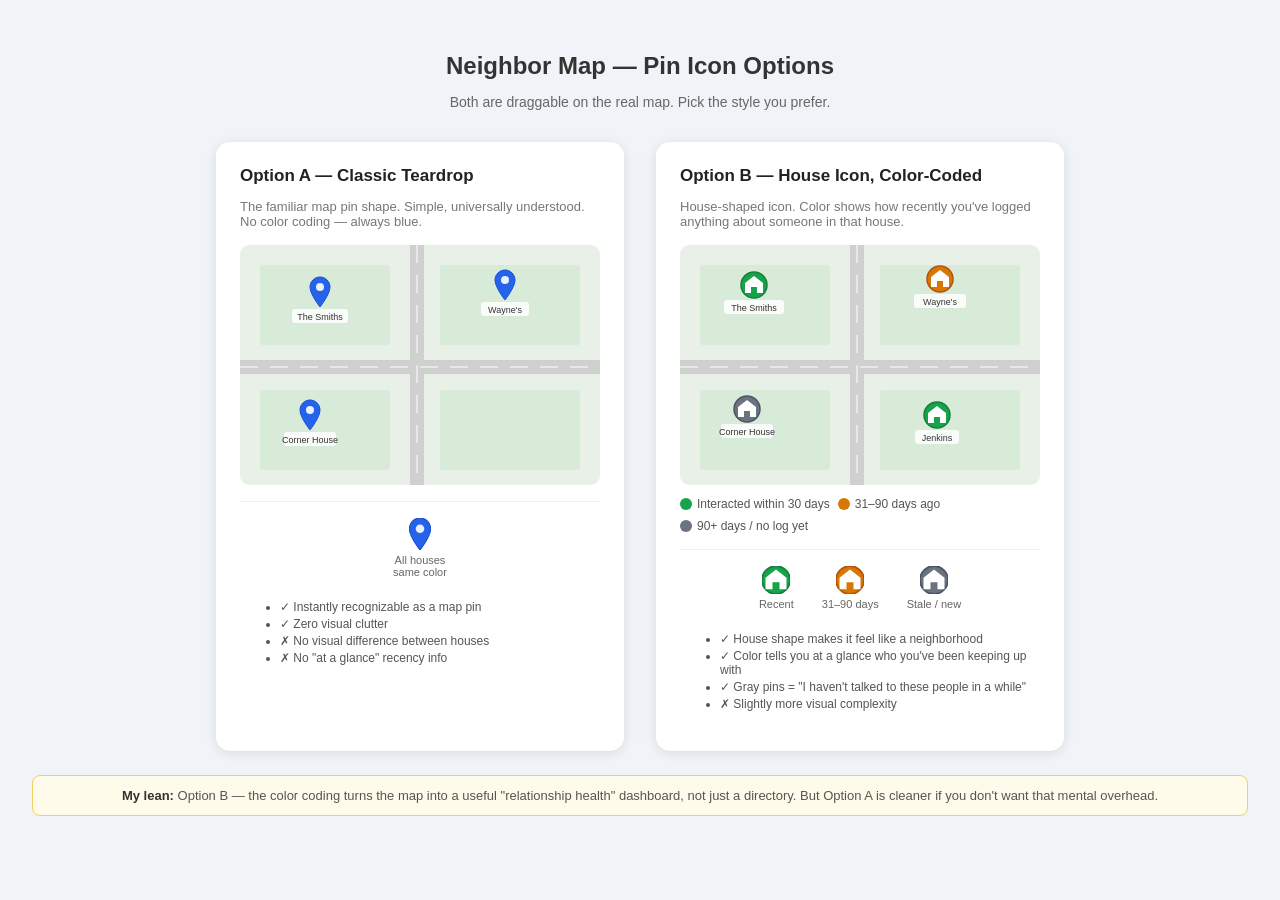
<file: neighbor-pin-preview.html>
<!DOCTYPE html>
<html lang="en">
<head>
<meta charset="UTF-8">
<title>Neighbor Pin Icon Options</title>
<style>
  body {
    font-family: -apple-system, BlinkMacSystemFont, 'Segoe UI', sans-serif;
    background: #f0f4f8;
    padding: 32px;
    margin: 0;
  }
  h2 { text-align: center; color: #333; margin-bottom: 8px; }
  .subtitle { text-align: center; color: #666; font-size: 14px; margin-bottom: 32px; }

  .comparison {
    display: flex;
    gap: 32px;
    justify-content: center;
    flex-wrap: wrap;
  }

  .option {
    background: white;
    border-radius: 14px;
    padding: 24px;
    width: 360px;
    box-shadow: 0 2px 12px rgba(0,0,0,0.1);
  }
  .option h3 { margin: 0 0 6px; color: #222; font-size: 17px; }
  .option .desc { font-size: 13px; color: #777; margin-bottom: 16px; }

  /* Fake map background */
  .map-mock {
    border-radius: 10px;
    overflow: hidden;
    position: relative;
    height: 240px;
    background-color: #e8f0e8;
  }
  .map-mock svg.map-layer {
    position: absolute;
    inset: 0;
    width: 100%;
    height: 100%;
  }

  /* Pin examples row */
  .pin-row {
    display: flex;
    gap: 28px;
    align-items: flex-end;
    justify-content: center;
    padding: 16px 0 8px;
    border-top: 1px solid #eee;
    margin-top: 16px;
  }
  .pin-item {
    display: flex;
    flex-direction: column;
    align-items: center;
    gap: 4px;
  }
  .pin-item span {
    font-size: 11px;
    color: #666;
    text-align: center;
    max-width: 70px;
  }

  /* Color key */
  .color-key {
    display: flex;
    flex-wrap: wrap;
    gap: 8px;
    margin-top: 12px;
  }
  .key-item {
    display: flex;
    align-items: center;
    gap: 5px;
    font-size: 12px;
    color: #555;
  }
  .key-dot {
    width: 12px;
    height: 12px;
    border-radius: 2px;
  }

  .pros { margin-top: 14px; }
  .pros li { font-size: 12px; color: #555; margin: 3px 0; }

  .verdict {
    margin-top: 24px;
    background: #fffbea;
    border: 1px solid #f0d060;
    border-radius: 8px;
    padding: 12px 16px;
    font-size: 13px;
    color: #555;
    text-align: center;
  }
  .verdict strong { color: #333; }
</style>
</head>
<body>

<h2>Neighbor Map — Pin Icon Options</h2>
<p class="subtitle">Both are draggable on the real map. Pick the style you prefer.</p>

<div class="comparison">

  <!-- OPTION A: Default Leaflet teardrop -->
  <div class="option">
    <h3>Option A — Classic Teardrop</h3>
    <p class="desc">The familiar map pin shape. Simple, universally understood. No color coding — always blue.</p>

    <div class="map-mock">
      <svg class="map-layer" viewBox="0 0 360 240" xmlns="http://www.w3.org/2000/svg">
        <!-- Ground -->
        <rect width="360" height="240" fill="#e8f0e8"/>
        <!-- Road horizontal -->
        <rect x="0" y="115" width="360" height="14" fill="#d0d0d0"/>
        <!-- Road vertical -->
        <rect x="170" y="0" width="14" height="240" fill="#d0d0d0"/>
        <!-- Road center lines -->
        <line x1="0" y1="122" x2="360" y2="122" stroke="white" stroke-width="1" stroke-dasharray="18,12"/>
        <line x1="177" y1="0" x2="177" y2="240" stroke="white" stroke-width="1" stroke-dasharray="18,12"/>
        <!-- Lots -->
        <rect x="20" y="20" width="130" height="80" fill="#d8ead8" rx="3"/>
        <rect x="200" y="20" width="140" height="80" fill="#d8ead8" rx="3"/>
        <rect x="20" y="145" width="130" height="80" fill="#d8ead8" rx="3"/>
        <rect x="200" y="145" width="140" height="80" fill="#d8ead8" rx="3"/>

        <!-- Pin 1 (blue, upper left) -->
        <g transform="translate(70, 32)">
          <path d="M10 0C4.5 0 0 4.5 0 10c0 7.5 10 20 10 20s10-12.5 10-20C20 4.5 15.5 0 10 0z" fill="#2563eb" stroke="#1d4ed8" stroke-width="1"/>
          <circle cx="10" cy="10" r="4" fill="white" opacity="0.9"/>
          <!-- Label -->
          <rect x="-18" y="32" width="56" height="14" rx="3" fill="white" opacity="0.85"/>
          <text x="10" y="43" text-anchor="middle" font-size="9" fill="#333" font-family="sans-serif">The Smiths</text>
        </g>

        <!-- Pin 2 (blue, upper right) -->
        <g transform="translate(255, 25)">
          <path d="M10 0C4.5 0 0 4.5 0 10c0 7.5 10 20 10 20s10-12.5 10-20C20 4.5 15.5 0 10 0z" fill="#2563eb" stroke="#1d4ed8" stroke-width="1"/>
          <circle cx="10" cy="10" r="4" fill="white" opacity="0.9"/>
          <rect x="-14" y="32" width="48" height="14" rx="3" fill="white" opacity="0.85"/>
          <text x="10" y="43" text-anchor="middle" font-size="9" fill="#333" font-family="sans-serif">Wayne's</text>
        </g>

        <!-- Pin 3 (blue, lower left) -->
        <g transform="translate(60, 155)">
          <path d="M10 0C4.5 0 0 4.5 0 10c0 7.5 10 20 10 20s10-12.5 10-20C20 4.5 15.5 0 10 0z" fill="#2563eb" stroke="#1d4ed8" stroke-width="1"/>
          <circle cx="10" cy="10" r="4" fill="white" opacity="0.9"/>
          <rect x="-16" y="32" width="52" height="14" rx="3" fill="white" opacity="0.85"/>
          <text x="10" y="43" text-anchor="middle" font-size="9" fill="#333" font-family="sans-serif">Corner House</text>
        </g>
      </svg>
    </div>

    <!-- Isolated examples -->
    <div class="pin-row">
      <div class="pin-item">
        <svg width="22" height="32" viewBox="0 0 20 30" xmlns="http://www.w3.org/2000/svg">
          <path d="M10 0C4.5 0 0 4.5 0 10c0 7.5 10 20 10 20s10-12.5 10-20C20 4.5 15.5 0 10 0z" fill="#2563eb" stroke="#1d4ed8" stroke-width="1"/>
          <circle cx="10" cy="10" r="4" fill="white" opacity="0.9"/>
        </svg>
        <span>All houses same color</span>
      </div>
    </div>

    <ul class="pros">
      <li>✓ Instantly recognizable as a map pin</li>
      <li>✓ Zero visual clutter</li>
      <li>✗ No visual difference between houses</li>
      <li>✗ No "at a glance" recency info</li>
    </ul>
  </div>

  <!-- OPTION B: House icon, color-coded -->
  <div class="option">
    <h3>Option B — House Icon, Color-Coded</h3>
    <p class="desc">House-shaped icon. Color shows how recently you've logged anything about someone in that house.</p>

    <div class="map-mock">
      <svg class="map-layer" viewBox="0 0 360 240" xmlns="http://www.w3.org/2000/svg">
        <!-- Ground -->
        <rect width="360" height="240" fill="#e8f0e8"/>
        <!-- Road horizontal -->
        <rect x="0" y="115" width="360" height="14" fill="#d0d0d0"/>
        <!-- Road vertical -->
        <rect x="170" y="0" width="14" height="240" fill="#d0d0d0"/>
        <!-- Center lines -->
        <line x1="0" y1="122" x2="360" y2="122" stroke="white" stroke-width="1" stroke-dasharray="18,12"/>
        <line x1="177" y1="0" x2="177" y2="240" stroke="white" stroke-width="1" stroke-dasharray="18,12"/>
        <!-- Lots -->
        <rect x="20" y="20" width="130" height="80" fill="#d8ead8" rx="3"/>
        <rect x="200" y="20" width="140" height="80" fill="#d8ead8" rx="3"/>
        <rect x="20" y="145" width="130" height="80" fill="#d8ead8" rx="3"/>
        <rect x="200" y="145" width="140" height="80" fill="#d8ead8" rx="3"/>

        <!-- House pin: GREEN (recent interaction) upper left -->
        <g transform="translate(62, 28)">
          <!-- Circle bg -->
          <circle cx="12" cy="12" r="13" fill="#16a34a" stroke="#15803d" stroke-width="1.5"/>
          <!-- House icon white -->
          <polygon points="12,3 3,10 3,20 9,20 9,14 15,14 15,20 21,20 21,10" fill="white"/>
          <!-- Label -->
          <rect x="-18" y="27" width="60" height="14" rx="3" fill="white" opacity="0.85"/>
          <text x="12" y="38" text-anchor="middle" font-size="9" fill="#333" font-family="sans-serif">The Smiths</text>
        </g>

        <!-- House pin: AMBER (moderate) upper right -->
        <g transform="translate(248, 22)">
          <circle cx="12" cy="12" r="13" fill="#d97706" stroke="#b45309" stroke-width="1.5"/>
          <polygon points="12,3 3,10 3,20 9,20 9,14 15,14 15,20 21,20 21,10" fill="white"/>
          <rect x="-14" y="27" width="52" height="14" rx="3" fill="white" opacity="0.85"/>
          <text x="12" y="38" text-anchor="middle" font-size="9" fill="#333" font-family="sans-serif">Wayne's</text>
        </g>

        <!-- House pin: GRAY (no activity) lower left -->
        <g transform="translate(55, 152)">
          <circle cx="12" cy="12" r="13" fill="#6b7280" stroke="#4b5563" stroke-width="1.5"/>
          <polygon points="12,3 3,10 3,20 9,20 9,14 15,14 15,20 21,20 21,10" fill="white"/>
          <rect x="-14" y="27" width="52" height="14" rx="3" fill="white" opacity="0.85"/>
          <text x="12" y="38" text-anchor="middle" font-size="9" fill="#333" font-family="sans-serif">Corner House</text>
        </g>

        <!-- House pin: GREEN lower right (added example) -->
        <g transform="translate(245, 158)">
          <circle cx="12" cy="12" r="13" fill="#16a34a" stroke="#15803d" stroke-width="1.5"/>
          <polygon points="12,3 3,10 3,20 9,20 9,14 15,14 15,20 21,20 21,10" fill="white"/>
          <rect x="-10" y="27" width="44" height="14" rx="3" fill="white" opacity="0.85"/>
          <text x="12" y="38" text-anchor="middle" font-size="9" fill="#333" font-family="sans-serif">Jenkins</text>
        </g>
      </svg>
    </div>

    <!-- Color key -->
    <div class="color-key">
      <div class="key-item">
        <div class="key-dot" style="background:#16a34a; border-radius:50%;"></div>
        <span>Interacted within 30 days</span>
      </div>
      <div class="key-item">
        <div class="key-dot" style="background:#d97706; border-radius:50%;"></div>
        <span>31–90 days ago</span>
      </div>
      <div class="key-item">
        <div class="key-dot" style="background:#6b7280; border-radius:50%;"></div>
        <span>90+ days / no log yet</span>
      </div>
    </div>

    <!-- Isolated examples -->
    <div class="pin-row">
      <div class="pin-item">
        <svg width="28" height="28" viewBox="0 0 24 24" xmlns="http://www.w3.org/2000/svg">
          <circle cx="12" cy="12" r="12" fill="#16a34a" stroke="#15803d" stroke-width="1.5"/>
          <polygon points="12,3 3,10 3,20 9,20 9,14 15,14 15,20 21,20 21,10" fill="white"/>
        </svg>
        <span>Recent</span>
      </div>
      <div class="pin-item">
        <svg width="28" height="28" viewBox="0 0 24 24" xmlns="http://www.w3.org/2000/svg">
          <circle cx="12" cy="12" r="12" fill="#d97706" stroke="#b45309" stroke-width="1.5"/>
          <polygon points="12,3 3,10 3,20 9,20 9,14 15,14 15,20 21,20 21,10" fill="white"/>
        </svg>
        <span>31–90 days</span>
      </div>
      <div class="pin-item">
        <svg width="28" height="28" viewBox="0 0 24 24" xmlns="http://www.w3.org/2000/svg">
          <circle cx="12" cy="12" r="12" fill="#6b7280" stroke="#4b5563" stroke-width="1.5"/>
          <polygon points="12,3 3,10 3,20 9,20 9,14 15,14 15,20 21,20 21,10" fill="white"/>
        </svg>
        <span>Stale / new</span>
      </div>
    </div>

    <ul class="pros">
      <li>✓ House shape makes it feel like a neighborhood</li>
      <li>✓ Color tells you at a glance who you've been keeping up with</li>
      <li>✓ Gray pins = "I haven't talked to these people in a while"</li>
      <li>✗ Slightly more visual complexity</li>
    </ul>
  </div>

</div>

<div class="verdict">
  <strong>My lean:</strong> Option B — the color coding turns the map into a useful "relationship health" dashboard, not just a directory.
  But Option A is cleaner if you don't want that mental overhead.
</div>

</body>
</html>
</file>
